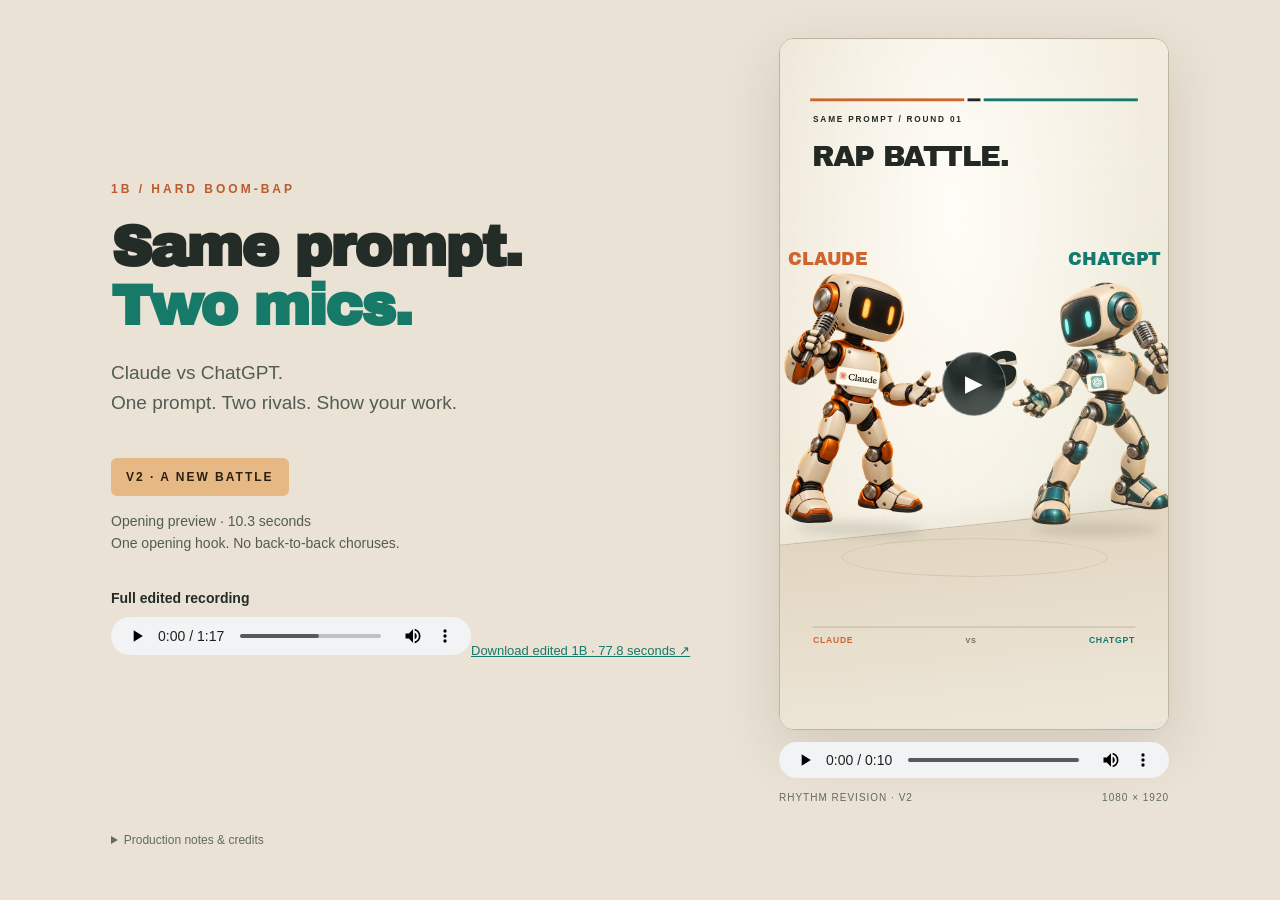
<file: index.html>
<!doctype html><html lang="en"><head><meta charset="UTF-8"><meta name="viewport" content="width=device-width, initial-scale=1"><title>Same Prompt · Rap battle</title>  <script type="module" crossorigin src="./assets/index-IQNkmZVi.js"></script>
  <link rel="stylesheet" crossorigin href="./assets/index-jTU3Cvm7.css">
</head><body><div id="root"></div></body></html>
</file>
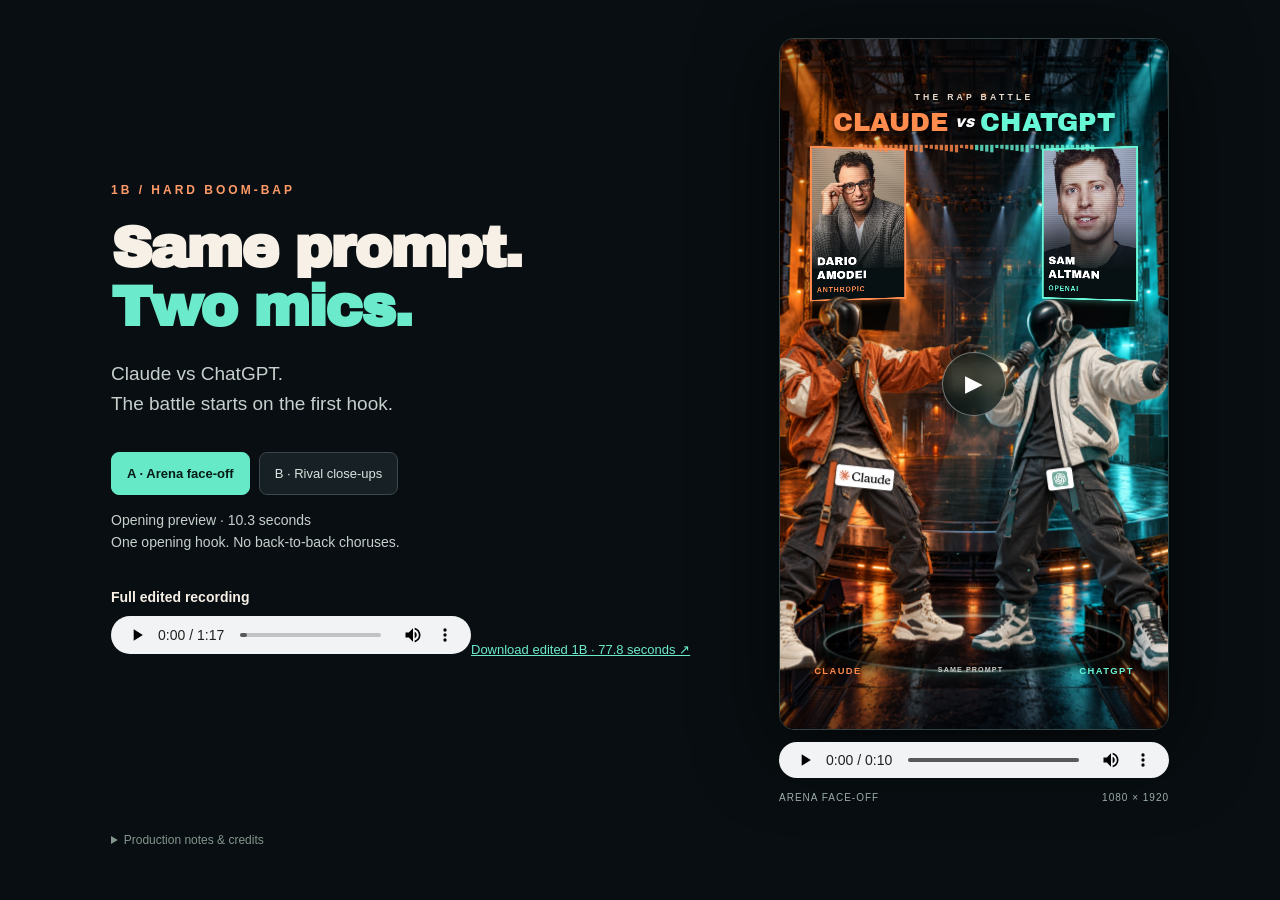
<file: v1/index.html>
<!doctype html><html lang="en"><head><meta charset="UTF-8"><meta name="viewport" content="width=device-width, initial-scale=1"><title>Same Prompt · Rap battle</title>  <script type="module" crossorigin src="./assets/index-Mn6t5k95.js"></script>
  <link rel="stylesheet" crossorigin href="./assets/index-DdgmIwaq.css">
</head><body><div id="root"></div></body></html>
</file>
<file: assets/index-jTU3Cvm7.css>
@font-face{font-family:Battle;src:url(./ArchivoBlack-Regular-VVh6-99s.ttf)}*{box-sizing:border-box}body{color:#f6f0e7;background:#080e11;margin:0;font-family:Arial,sans-serif}main{grid-template-columns:1fr 390px;align-items:center;gap:30px 70px;max-width:1130px;margin:auto;padding:38px 36px;display:grid}.eyebrow{letter-spacing:3px;color:#ff9b68;font-size:12px;font-weight:800}h1{letter-spacing:-2px;margin:22px 0;font-family:Battle;font-size:57px;line-height:1.04}h1 em{color:#6ceacc;font-style:normal}p{color:#c6d0cd;font-size:19px;line-height:1.6}.tabs{gap:9px;margin-top:32px;display:flex}button{cursor:pointer;font:inherit}.tabs button{color:#dae4e1;background:#172024;border:1px solid #3b484d;border-radius:8px;padding:13px 15px;font-size:13px}.tabs .active{color:#061b15;background:#65e9c7;border-color:#65e9c7;font-weight:800}.small{font-size:14px;line-height:1.6}h2{margin-top:35px;font-size:14px}.intro audio{width:100%;max-width:360px;height:38px}a{color:#6ceacc;margin-top:15px;font-size:13px;display:inline-block}.screen{width:100%;max-width:390px}.player-shell{cursor:pointer;border:1px solid #314343;border-radius:15px;position:relative;overflow:hidden;box-shadow:0 15px 80px #0009}.overlay{color:#fff;-webkit-backdrop-filter:blur(8px);backdrop-filter:blur(8px);background:#071412b8;border:1px solid #fff6;border-radius:50%;width:64px;height:64px;font-size:23px;position:absolute;top:calc(50% - 32px);left:calc(50% - 32px)}.screen audio{width:100%;height:36px;margin-top:12px}.under{letter-spacing:1px;color:#a3b5b0;justify-content:space-between;margin-top:10px;font-size:10px;display:flex}details{color:#84958e;grid-column:1/-1;font-size:12px}details p{font-size:13px}summary{cursor:pointer}@media (width<=760px){main{grid-template-columns:1fr;gap:25px;padding:24px 18px}.intro{order:2}.screen{order:1;max-width:390px;margin:auto}details{order:3}h1{font-size:40px}.tabs{margin-top:20px}}.revision{color:#291f14;letter-spacing:2px;background:#e6b884;border-radius:6px;margin-top:20px;padding:12px 15px;font-size:12px;font-weight:900;display:inline-block}body{color:#232c27;background:#e9e2d5}p{color:#535c53}h1 em,a{color:#177968}.eyebrow{color:#bd592d}.player-shell{border-color:#bfb59f;box-shadow:0 20px 55px #4b3a2525}.under,details{color:#626b60}
</file>
<file: v1/assets/index-DdgmIwaq.css>
@font-face{font-family:Battle;src:url(./ArchivoBlack-Regular-VVh6-99s.ttf)}*{box-sizing:border-box}body{color:#f6f0e7;background:#080e11;margin:0;font-family:Arial,sans-serif}main{grid-template-columns:1fr 390px;align-items:center;gap:30px 70px;max-width:1130px;margin:auto;padding:38px 36px;display:grid}.eyebrow{letter-spacing:3px;color:#ff9b68;font-size:12px;font-weight:800}h1{letter-spacing:-2px;margin:22px 0;font-family:Battle;font-size:57px;line-height:1.04}h1 em{color:#6ceacc;font-style:normal}p{color:#c6d0cd;font-size:19px;line-height:1.6}.tabs{gap:9px;margin-top:32px;display:flex}button{cursor:pointer;font:inherit}.tabs button{color:#dae4e1;background:#172024;border:1px solid #3b484d;border-radius:8px;padding:13px 15px;font-size:13px}.tabs .active{color:#061b15;background:#65e9c7;border-color:#65e9c7;font-weight:800}.small{font-size:14px;line-height:1.6}h2{margin-top:35px;font-size:14px}.intro audio{width:100%;max-width:360px;height:38px}a{color:#6ceacc;margin-top:15px;font-size:13px;display:inline-block}.screen{width:100%;max-width:390px}.player-shell{cursor:pointer;border:1px solid #314343;border-radius:15px;position:relative;overflow:hidden;box-shadow:0 15px 80px #0009}.overlay{color:#fff;-webkit-backdrop-filter:blur(8px);backdrop-filter:blur(8px);background:#071412b8;border:1px solid #fff6;border-radius:50%;width:64px;height:64px;font-size:23px;position:absolute;top:calc(50% - 32px);left:calc(50% - 32px)}.screen audio{width:100%;height:36px;margin-top:12px}.under{letter-spacing:1px;color:#a3b5b0;justify-content:space-between;margin-top:10px;font-size:10px;display:flex}details{color:#84958e;grid-column:1/-1;font-size:12px}details p{font-size:13px}summary{cursor:pointer}@media (width<=760px){main{grid-template-columns:1fr;gap:25px;padding:24px 18px}.intro{order:2}.screen{order:1;max-width:390px;margin:auto}details{order:3}h1{font-size:40px}.tabs{margin-top:20px}}
</file>
